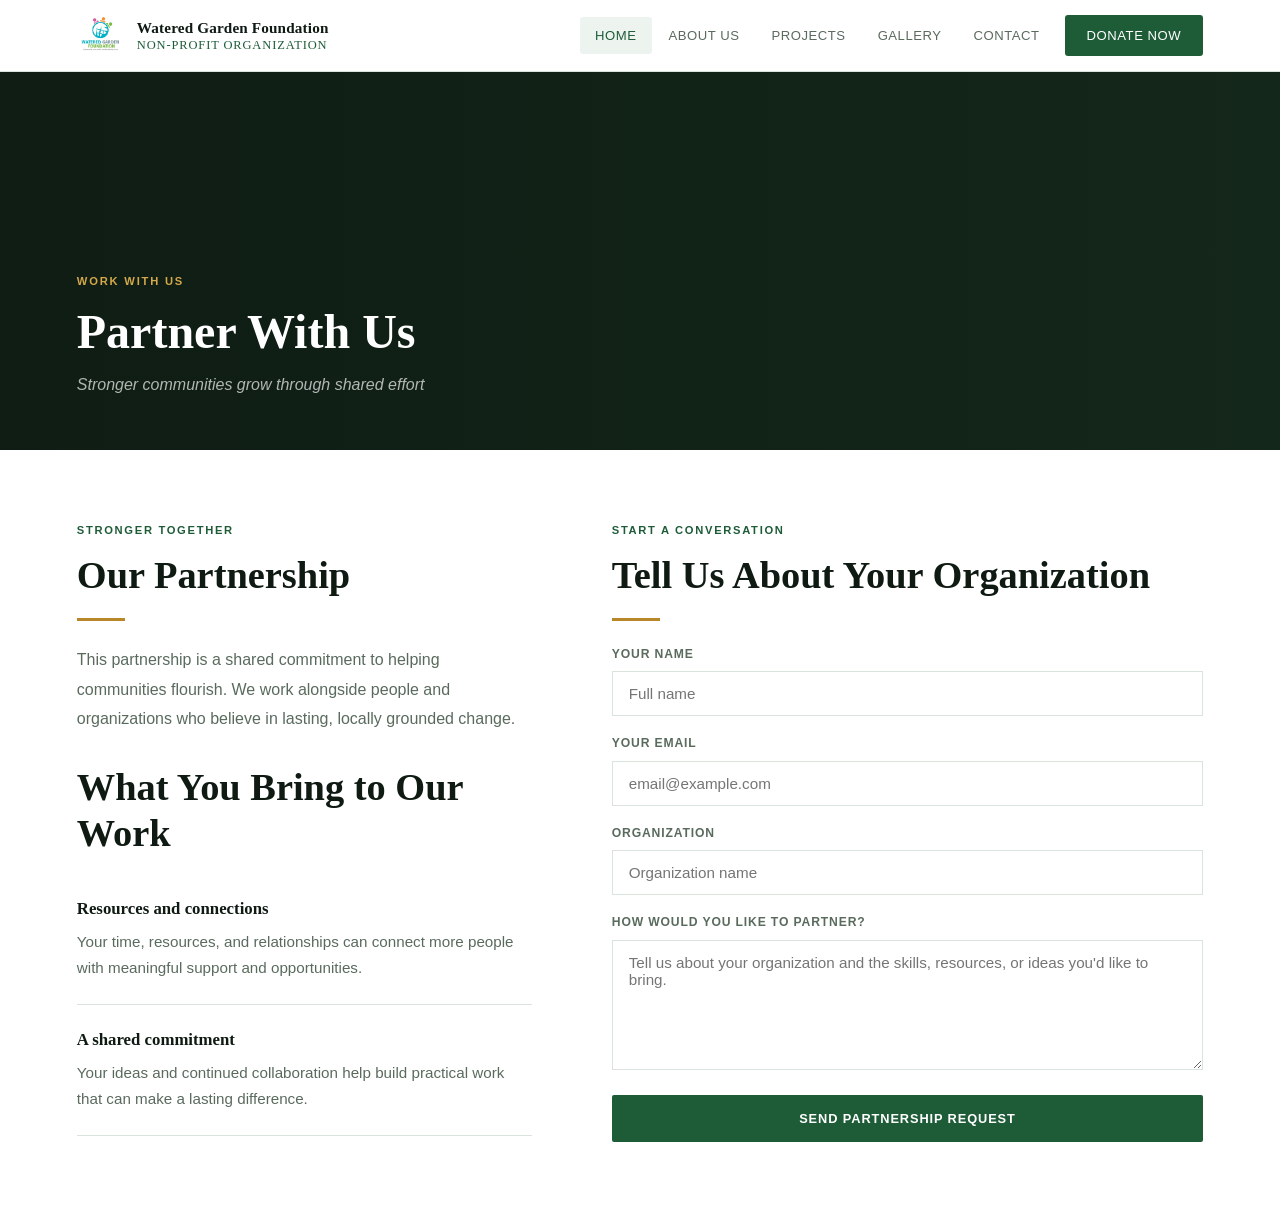
<file: partners.html>
<!DOCTYPE html>
<html lang="en">
    <head>
        <title>Partners</title>
        <meta charset="UTF-8">
        <meta name="viewport" content="width=device-width, initial-scale=1.0">
        <link rel="icon" href="images/logo.png">
        <link rel="stylesheet" href="styles.css"/>
    </head>
    <body>
    <nav>
        <a class="nav-logo" href="index.html">
            <img src="[data-uri]" alt="Logo"/>
            <div class="nav-brand">Watered Garden Foundation<em>Non-Profit Organization</em></div>
        </a>
        <ul class="nav-links">
            <li><a href="index.html" id="nav-home" class="active">Home</a></li>
            <li><a href="about.html" id="nav-about">About Us</a></li>
            <li><a href="projects.html" id="nav-projects">Projects</a></li>
            <li><a href="gallery.html" id="nav-gallery">Gallery</a></li>
            <li><a href="contact.html" id="nav-contact">Contact</a></li>
            <li class="nav-cta"><a href="https://www.paypal.com/donate/?hosted_button_id=REPLACE_WITH_YOUR_ID" target="_blank">Donate Now</a></li>
        </ul>

        <button class="nav-toggle" id="nav-toggle" aria-label="Menu" onclick="toggleMobileNav()"><span></span><span></span><span></span></button>
    </nav>
        
        <main class="page-content">
            <div class="hero-banner">
                <div>
                    <span class="hero-eyebrow">Work With Us</span>
                    <h1>Partner With Us</h1>
                    <p>Stronger communities grow through shared effort</p>
                </div>
            </div>

            <section>
                <div class="contact-inner">
                    <div class="partner-offerings">
                        <span class="eyebrow">Stronger Together</span>
                        <h2 class="stitle">Our Partnership </h2>
                        <div class="divider"></div>
                        <p class="sbody">This partnership is a shared commitment to helping communities flourish. We work alongside people and organizations who believe in lasting, locally grounded change.</p>

                        <h2 class="stitle" style="margin-top:30px">What You Bring to Our Work</h2>
                        
                        <div class="partner-value">
                            <h3>Resources and connections</h3>
                            <p>Your time, resources, and relationships can connect more people with meaningful support and opportunities.</p>
                        </div>
                        <div class="partner-value">
                            <h3>A shared commitment</h3>
                            <p>Your ideas and continued collaboration help build practical work that can make a lasting difference.</p>
                        </div>
                    </div>

                    <div>
                        <span class="eyebrow">Start a Conversation</span>
                        <h2 class="stitle">Tell Us About Your Organization</h2>
                        <div class="divider"></div>
                        <form action="https://api.web3forms.com/submit" method="POST" id="partner-form">
                            <input type="hidden" name="access_key" value="22e70032-ffba-4821-9a40-afa7824f2939">
                            <div class="form-group">
                                <label for="formname">Your Name</label>
                                <input type="text" id="formname" name="name" placeholder="Full name" required>
                            </div>
                            <div class="form-group">
                                <label for="formemail">Your Email</label>
                                <input type="email" id="formemail" name="email" placeholder="email@example.com" required>
                            </div>
                            <div class="form-group">
                                <label for="formcompany">Organization</label>
                                <input type="text" id="formcompany" name="company" placeholder="Organization name">
                            </div>
                            <div class="form-group">
                                <label for="partnership-details">How would you like to partner?</label>
                                <textarea id="partnership-details" name="message" placeholder="Tell us about your organization and the skills, resources, or ideas you'd like to bring." required></textarea>
                            </div>
                            <button type="submit" class="btn btn-green" style="width:100%;padding:16px">Send Partnership Request</button>
                            <p class="form-status" id="partner-form-status" role="status" aria-live="polite" hidden></p>
                        </form>
                    </div>
                </div>
            </section>
        </main>
    </body>
    <script>
  function toggleMobileNav(){document.querySelector('nav').classList.toggle('nav-mobile-open')}
  let lbImgs=[],lbIdx=0;
  function openLightbox(img){
    const c=img.closest('.proj-gallery,.gal-grid');
    lbImgs=c?Array.from(c.querySelectorAll('img')):[img];
    lbIdx=lbImgs.indexOf(img);
    document.getElementById('lightbox-img').src=img.src;
    document.getElementById('lightbox').classList.add('open');
    document.body.style.overflow='hidden';
  }
  function closeLightbox(){document.getElementById('lightbox').classList.remove('open');document.body.style.overflow=''}
  function closeLightboxOutside(e){if(e.target===document.getElementById('lightbox'))closeLightbox()}
  function lightboxNav(d){lbIdx=(lbIdx+d+lbImgs.length)%lbImgs.length;document.getElementById('lightbox-img').src=lbImgs[lbIdx].src}
  document.addEventListener('keydown',e=>{
    if(!document.getElementById('lightbox').classList.contains('open'))return;
    if(e.key==='Escape')closeLightbox();
    if(e.key==='ArrowRight')lightboxNav(1);
    if(e.key==='ArrowLeft')lightboxNav(-1);
  });
  function toggleFaq(el){el.parentElement.classList.toggle('open')}
    document.getElementById('partner-form').addEventListener('submit', async event => {
        event.preventDefault();
        const form = event.currentTarget;
        const status = document.getElementById('partner-form-status');
        const button = form.querySelector('[type="submit"]');
        const buttonText = button.textContent;
        button.disabled = true;
        button.textContent = 'Sending...';
        status.hidden = true;

        try {
            const response = await fetch(form.action, {
                method: 'POST',
                body: new FormData(form),
                headers: { Accept: 'application/json' }
            });
            const result = await response.json();
            if (!response.ok || !result.success) throw new Error();
            form.reset();
            status.textContent = 'Thank you. Your partnership request has been sent successfully. We will follow up asap and get in touch.'; 
            status.className = 'form-status is-success';
        } catch {
            status.textContent = 'Sorry, we could not send your request. Please try again.';
            status.className = 'form-status is-error';
        } finally {
            status.hidden = false;
            button.disabled = false;
            button.textContent = buttonText;
        }
    });
</script>
</html>
</file>
